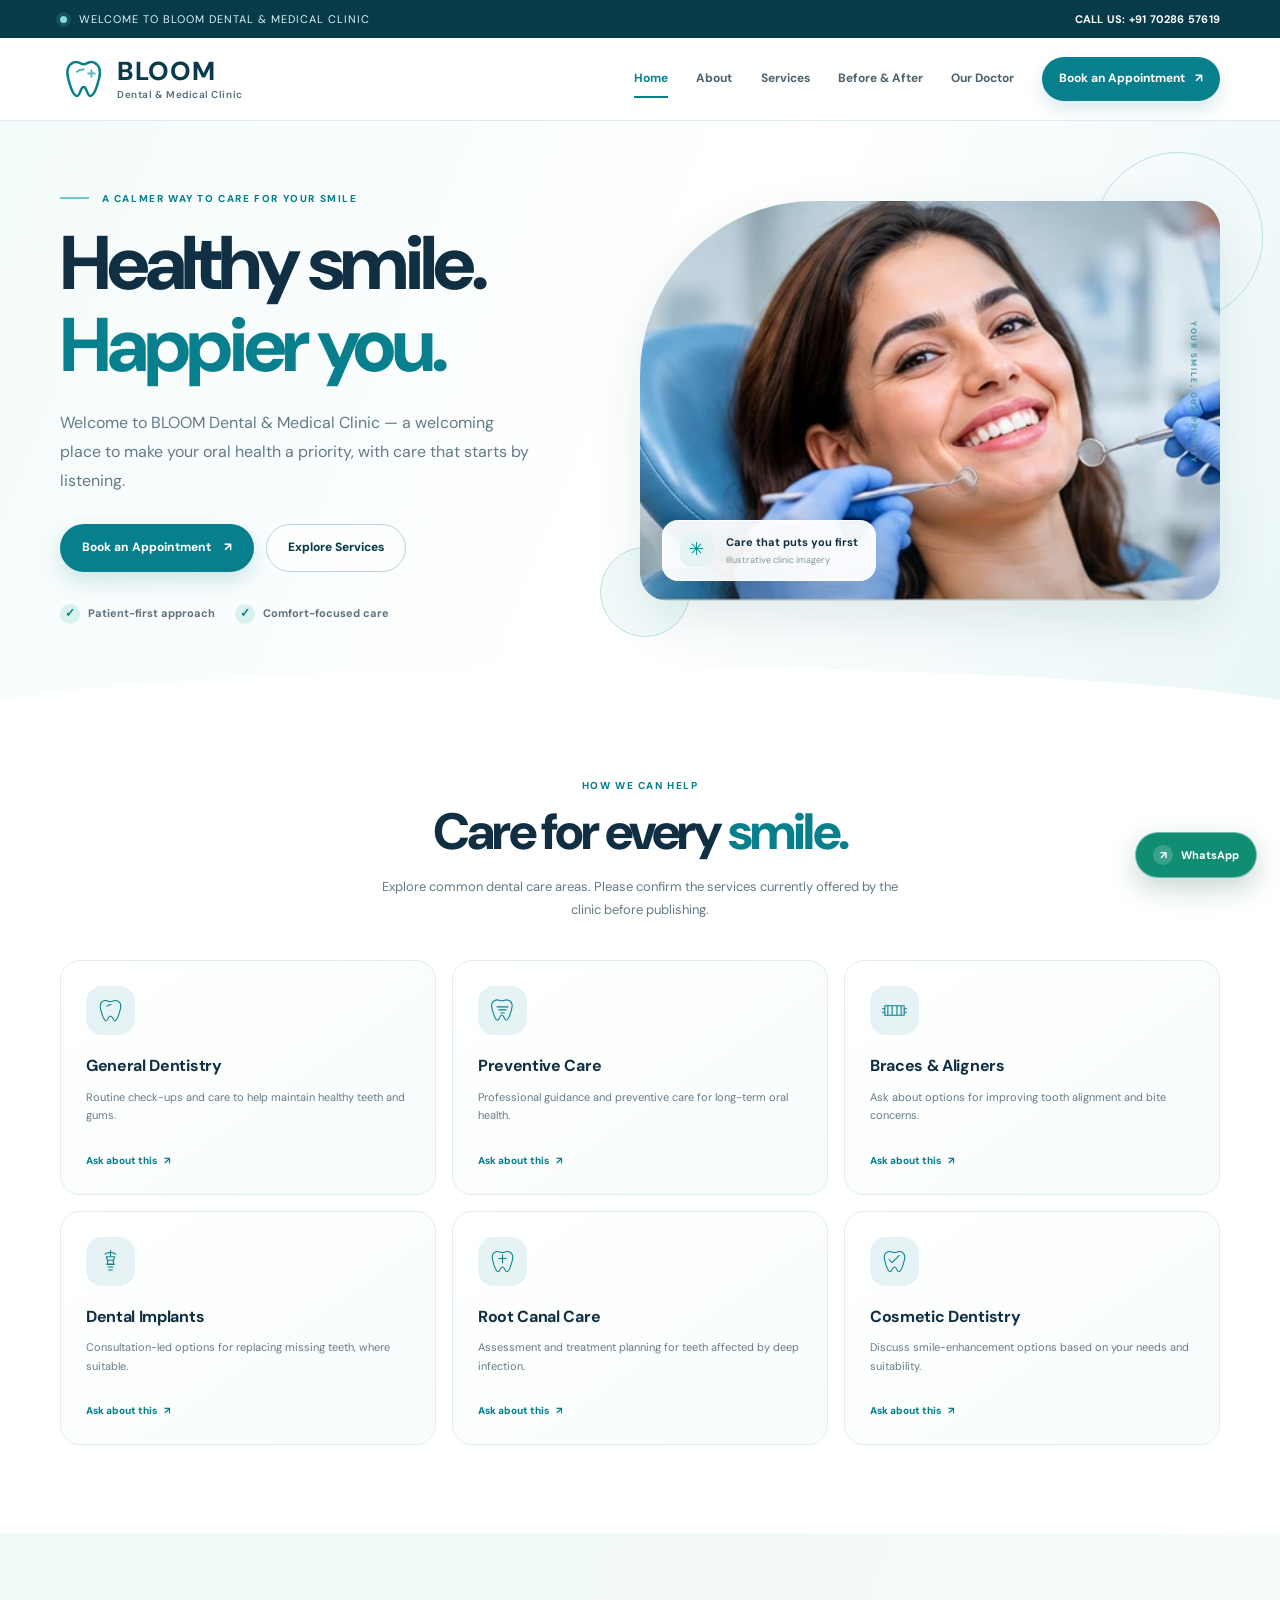
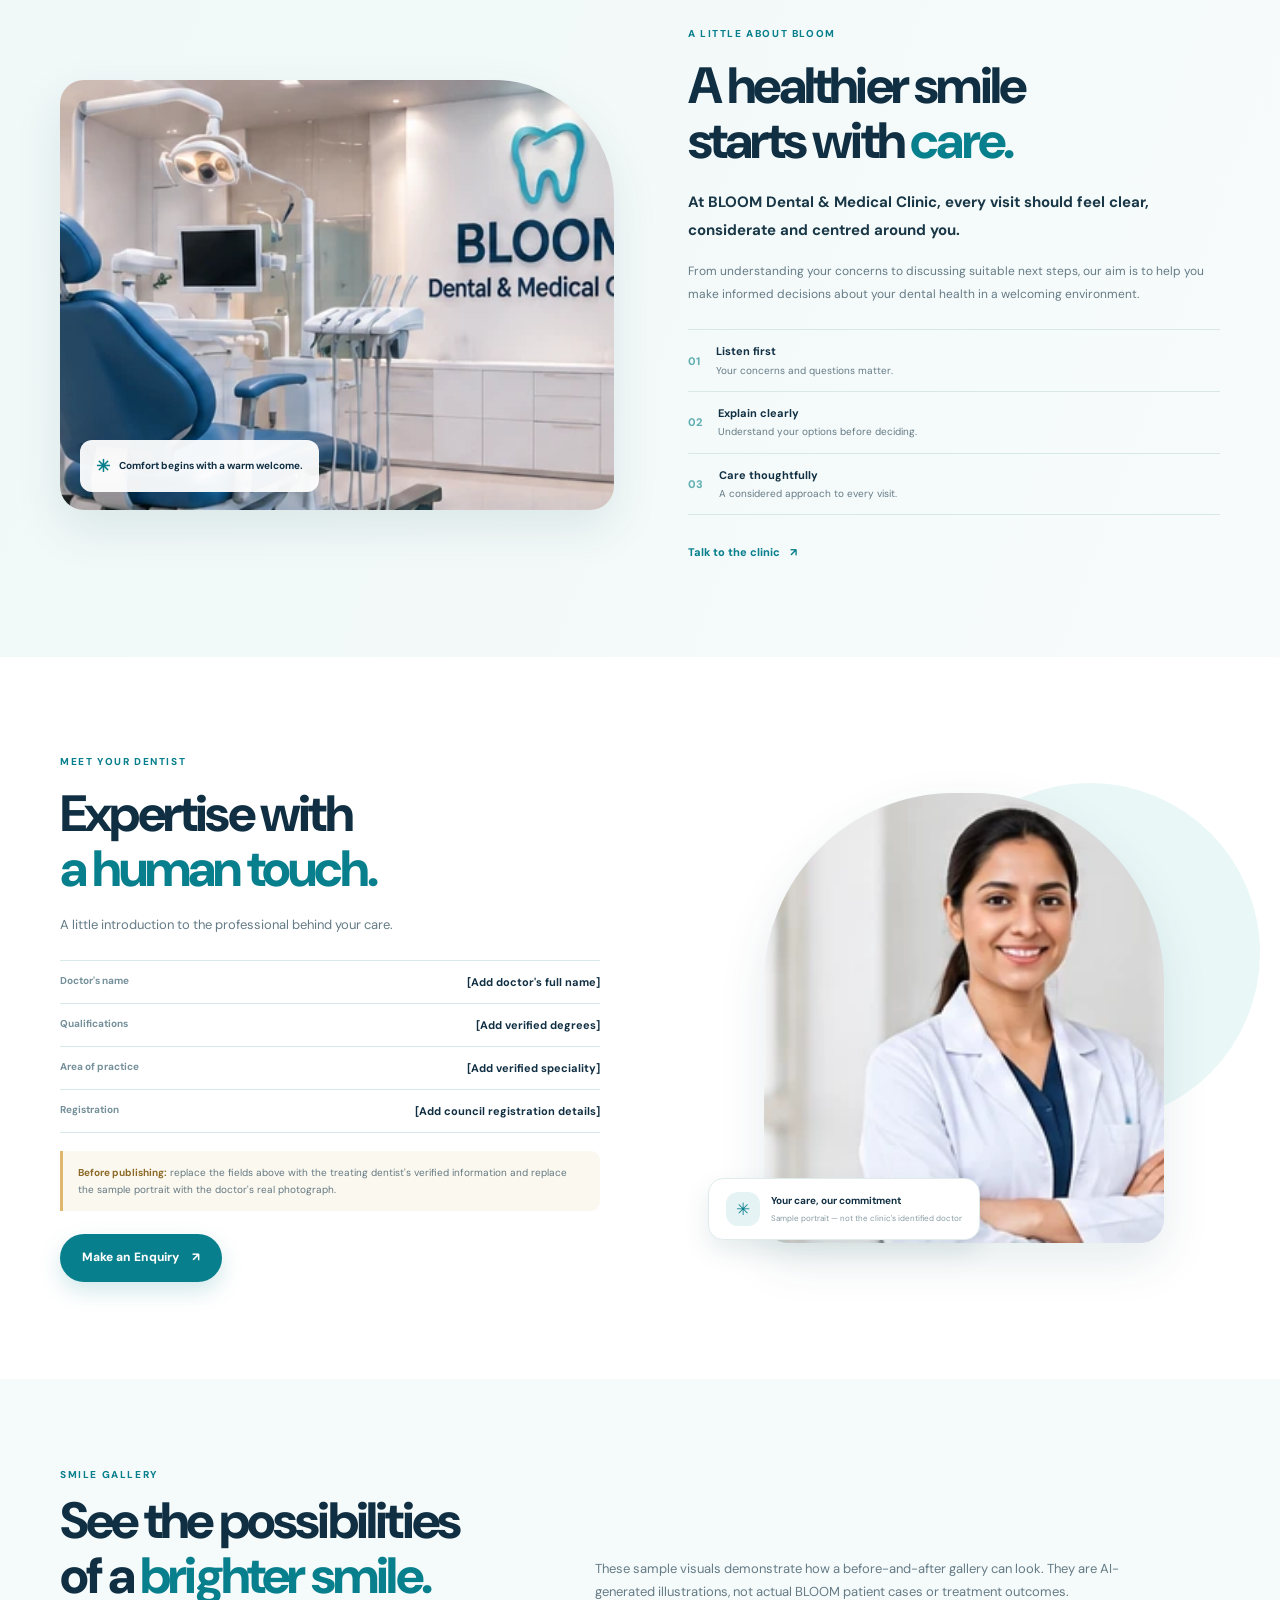
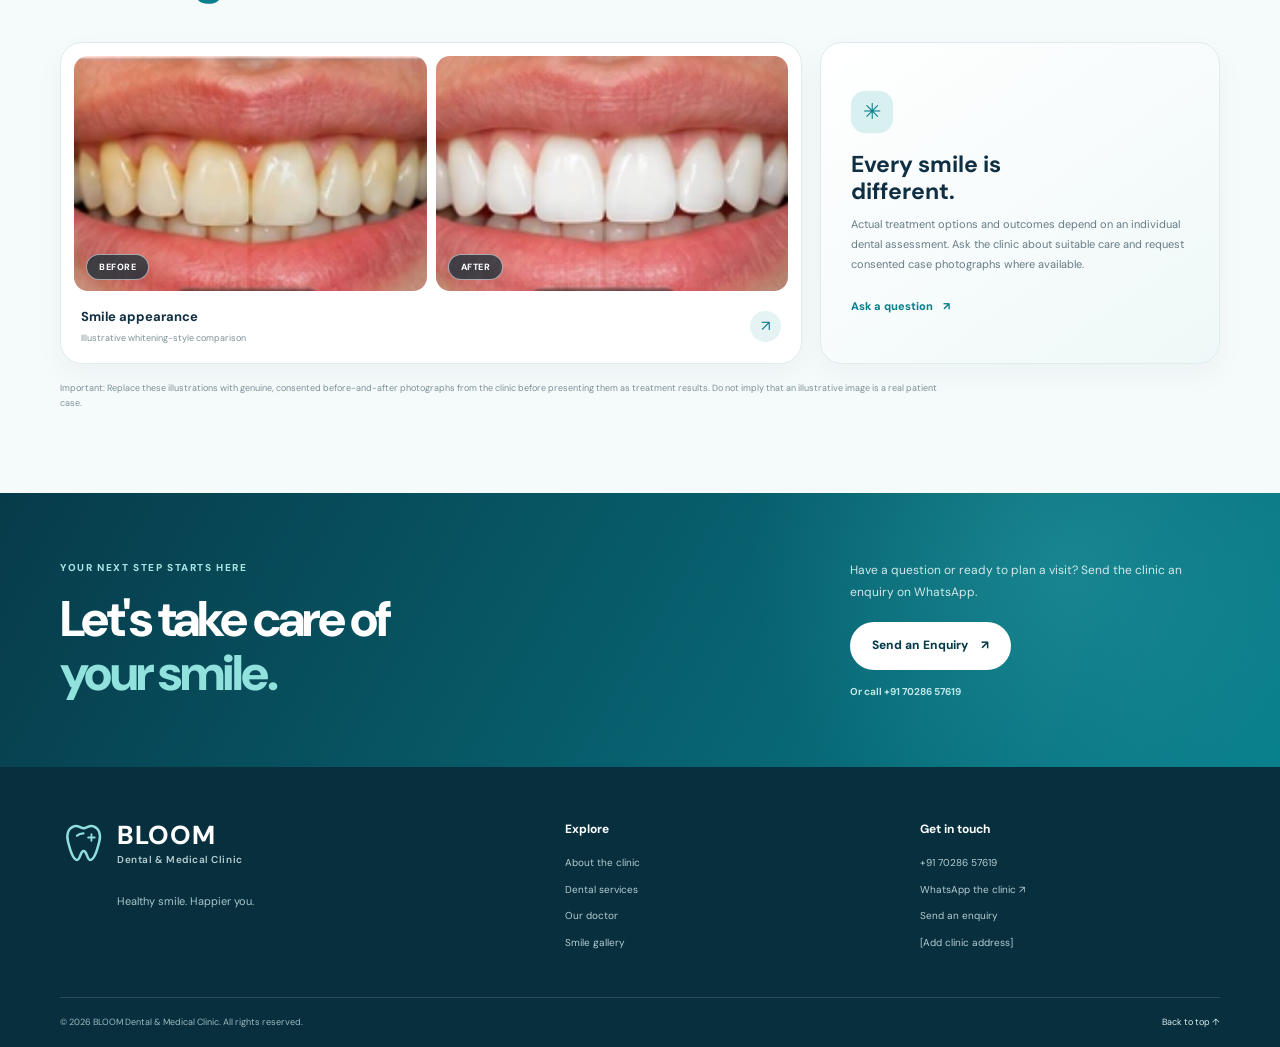
<file: index.html>
<!DOCTYPE html>
<html lang="en">
<head>
  <meta charset="UTF-8" />
  <meta name="viewport" content="width=device-width, initial-scale=1.0" />
  <meta name="theme-color" content="#087f8c" />
  <meta name="description" content="BLOOM Dental & Medical Clinic — thoughtful dental care in a calm, welcoming setting. Call or send an appointment enquiry on WhatsApp." />
  <meta property="og:title" content="BLOOM Dental & Medical Clinic" />
  <meta property="og:description" content="Healthy smile. Happier you. Explore dental care and contact BLOOM Dental & Medical Clinic." />
  <meta property="og:type" content="website" />
  <meta property="og:image" content="assets/dental-care-hero.webp" />
  <title>BLOOM Dental &amp; Medical Clinic | Healthy Smile. Happier You.</title>
  <link rel="icon" type="image/svg+xml" href="assets/favicon.svg" />
  <link rel="preconnect" href="https://fonts.googleapis.com" />
  <link rel="preconnect" href="https://fonts.gstatic.com" crossorigin />
  <link href="https://fonts.googleapis.com/css2?family=DM+Sans:wght@400;500;600;700;800&family=Manrope:wght@400;500;600;700;800&display=swap" rel="stylesheet" />
  <link rel="stylesheet" href="styles.css" />
</head>
<body>
  <div class="topbar">
    <div class="container topbar-inner">
      <span><span class="status-dot"></span> WELCOME TO BLOOM DENTAL &amp; MEDICAL CLINIC</span>
      <a href="tel:+917028657619" aria-label="Call BLOOM Dental and Medical Clinic">Call us: +91 70286 57619</a>
    </div>
  </div>

  <header class="site-header" id="top">
    <div class="container nav-wrap">
      <a class="brand" href="index.html" aria-label="BLOOM Dental and Medical Clinic home">
        <span class="brand-symbol" aria-hidden="true"><img src="assets/tooth-mark.svg" alt="" /></span>
        <span class="brand-text"><strong>BLOOM</strong><small>Dental &amp; Medical Clinic</small></span>
      </a>
      <button class="menu-toggle" type="button" aria-label="Open navigation" aria-expanded="false" aria-controls="main-nav">
        <span></span><span></span>
      </button>
      <nav class="main-nav" id="main-nav" aria-label="Main navigation">
        <a class="active" href="index.html">Home</a>
        <a href="#about">About</a>
        <a href="#services">Services</a>
        <a href="#results">Before &amp; After</a>
        <a href="#doctor">Our Doctor</a>
        <a href="inquiry.html" class="nav-cta">Book an Appointment <span aria-hidden="true">↗</span></a>
      </nav>
    </div>
  </header>

  <main>
    <section class="hero">
      <div class="container hero-grid">
        <div class="hero-copy reveal">
          <p class="eyebrow"><span class="eyebrow-line"></span> A CALMER WAY TO CARE FOR YOUR SMILE</p>
          <h1>Healthy smile.<br /><em>Happier you.</em></h1>
          <p class="hero-lead">Welcome to BLOOM Dental &amp; Medical Clinic — a welcoming place to make your oral health a priority, with care that starts by listening.</p>
          <div class="hero-actions">
            <a class="button button-primary" href="inquiry.html">Book an Appointment <span aria-hidden="true">↗</span></a>
            <a class="button button-outline" href="#services">Explore Services</a>
          </div>
          <div class="hero-trust-row">
            <div class="trust-item"><span class="trust-icon">✓</span><span>Patient-first approach</span></div>
            <div class="trust-item"><span class="trust-icon">✓</span><span>Comfort-focused care</span></div>
          </div>
        </div>
        <div class="hero-visual reveal reveal-delay">
          <div class="hero-image-frame">
            <img src="assets/dental-care-hero.webp" alt="Illustrative dental consultation in a bright, modern treatment room" fetchpriority="high" />
            <div class="image-note"><span class="image-note-icon">✳</span><span><strong>Care that puts you first</strong><small>Illustrative clinic imagery</small></span></div>
          </div>
          <div class="hero-orbit orbit-one"></div>
          <div class="hero-orbit orbit-two"></div>
          <div class="hero-side-tag">YOUR SMILE, OUR PRIORITY</div>
        </div>
      </div>
      <div class="hero-bottom-shape" aria-hidden="true"></div>
    </section>

    <section class="service-intro" id="services">
      <div class="container">
        <div class="section-heading centered reveal">
          <p class="eyebrow">HOW WE CAN HELP</p>
          <h2>Care for every <em>smile.</em></h2>
          <p>Explore common dental care areas. Please confirm the services currently offered by the clinic before publishing.</p>
        </div>
        <div class="service-grid">
          <article class="service-card reveal">
            <span class="service-icon"><svg viewBox="0 0 48 48" aria-hidden="true"><path d="M13 8c-5 2-7 8-5 15 2 8 5 18 9 18 3 0 3-8 7-8s4 8 7 8c4 0 7-10 9-18 2-7 0-13-5-15-4-2-7 1-11 1S17 6 13 8Z"/><path d="M18 17c2-2 4-3 7-3"/></svg></span>
            <h3>General Dentistry</h3><p>Routine check-ups and care to help maintain healthy teeth and gums.</p><a href="inquiry.html">Ask about this <span>↗</span></a>
          </article>
          <article class="service-card reveal reveal-delay">
            <span class="service-icon"><svg viewBox="0 0 48 48" aria-hidden="true"><path d="M12 7c-5 2-7 8-5 15 2 8 5 18 9 18 3 0 3-8 7-8s4 8 7 8c4 0 7-10 9-18 2-7 0-13-5-15-4-2-7 1-11 1S16 5 12 7Z"/><path d="M15 18h18M18 23h12M21 28h6"/></svg></span>
            <h3>Preventive Care</h3><p>Professional guidance and preventive care for long-term oral health.</p><a href="inquiry.html">Ask about this <span>↗</span></a>
          </article>
          <article class="service-card reveal">
            <span class="service-icon"><svg viewBox="0 0 48 48" aria-hidden="true"><path d="M8 16h32v16H8zM13 16v16m7-16v16m8-16v16m7-16v16"/><path d="M4 21h4m32 0h4M4 27h4m32 0h4"/></svg></span>
            <h3>Braces &amp; Aligners</h3><p>Ask about options for improving tooth alignment and bite concerns.</p><a href="inquiry.html">Ask about this <span>↗</span></a>
          </article>
          <article class="service-card reveal reveal-delay">
            <span class="service-icon"><svg viewBox="0 0 48 48" aria-hidden="true"><path d="M24 6v8m-7 2h14l-2 6H19l-2-6Zm3 6-2 7h12l-2-7M19 28h10m-9 5h8m-7 5h6"/><path d="M15 12c3-4 15-4 18 0"/></svg></span>
            <h3>Dental Implants</h3><p>Consultation-led options for replacing missing teeth, where suitable.</p><a href="inquiry.html">Ask about this <span>↗</span></a>
          </article>
          <article class="service-card reveal">
            <span class="service-icon"><svg viewBox="0 0 48 48" aria-hidden="true"><path d="M13 8c-5 2-7 8-5 15 2 8 5 18 9 18 3 0 3-8 7-8s4 8 7 8c4 0 7-10 9-18 2-7 0-13-5-15-4-2-7 1-11 1S17 6 13 8Z"/><path d="M24 13v13m-6-7h12"/></svg></span>
            <h3>Root Canal Care</h3><p>Assessment and treatment planning for teeth affected by deep infection.</p><a href="inquiry.html">Ask about this <span>↗</span></a>
          </article>
          <article class="service-card reveal reveal-delay">
            <span class="service-icon"><svg viewBox="0 0 48 48" aria-hidden="true"><path d="M13 8c-5 2-7 8-5 15 2 8 5 18 9 18 3 0 3-8 7-8s4 8 7 8c4 0 7-10 9-18 2-7 0-13-5-15-4-2-7 1-11 1S17 6 13 8Z"/><path d="m15 21 5 5 12-12"/></svg></span>
            <h3>Cosmetic Dentistry</h3><p>Discuss smile-enhancement options based on your needs and suitability.</p><a href="inquiry.html">Ask about this <span>↗</span></a>
          </article>
        </div>
      </div>
    </section>

    <section class="about-section" id="about">
      <div class="container about-grid">
        <div class="about-photo reveal">
          <img src="assets/clinic-interior-illustrative.webp" alt="Illustrative image of a clean dental clinic interior" loading="lazy" />
          <div class="about-photo-caption"><span>✳</span><span>Comfort begins with a warm welcome.</span></div>
        </div>
        <div class="about-copy reveal reveal-delay">
          <p class="eyebrow">A LITTLE ABOUT BLOOM</p>
          <h2>A healthier smile<br />starts with <em>care.</em></h2>
          <p class="about-lead">At BLOOM Dental &amp; Medical Clinic, every visit should feel clear, considerate and centred around you.</p>
          <p>From understanding your concerns to discussing suitable next steps, our aim is to help you make informed decisions about your dental health in a welcoming environment.</p>
          <div class="about-points">
            <div><span>01</span><p><strong>Listen first</strong><small>Your concerns and questions matter.</small></p></div>
            <div><span>02</span><p><strong>Explain clearly</strong><small>Understand your options before deciding.</small></p></div>
            <div><span>03</span><p><strong>Care thoughtfully</strong><small>A considered approach to every visit.</small></p></div>
          </div>
          <a class="text-link" href="inquiry.html">Talk to the clinic <span>↗</span></a>
        </div>
      </div>
    </section>

    <section class="doctor-section" id="doctor">
      <div class="container doctor-grid">
        <div class="doctor-copy reveal">
          <p class="eyebrow">MEET YOUR DENTIST</p>
          <h2>Expertise with<br /><em>a human touch.</em></h2>
          <p class="doctor-lead">A little introduction to the professional behind your care.</p>
          <div class="doctor-details">
            <p><span>Doctor's name</span><strong>[Add doctor's full name]</strong></p>
            <p><span>Qualifications</span><strong>[Add verified degrees]</strong></p>
            <p><span>Area of practice</span><strong>[Add verified speciality]</strong></p>
            <p><span>Registration</span><strong>[Add council registration details]</strong></p>
          </div>
          <p class="edit-note"><strong>Before publishing:</strong> replace the fields above with the treating dentist's verified information and replace the sample portrait with the doctor's real photograph.</p>
          <a class="button button-primary" href="inquiry.html">Make an Enquiry <span>↗</span></a>
        </div>
        <div class="doctor-photo-wrap reveal reveal-delay">
          <div class="doctor-photo"><img src="assets/doctor-portrait-placeholder.webp" alt="Illustrative portrait placeholder for the clinic's dentist — replace with the actual doctor photograph" loading="lazy" /></div>
          <div class="doctor-photo-label"><span class="label-mark">✳</span><span><strong>Your care, our commitment</strong><small>Sample portrait — not the clinic's identified doctor</small></span></div>
          <div class="doctor-bg-shape"></div>
        </div>
      </div>
    </section>

    <section class="results-section" id="results">
      <div class="container">
        <div class="section-heading results-heading reveal">
          <div><p class="eyebrow">SMILE GALLERY</p><h2>See the possibilities<br />of a <em>brighter smile.</em></h2></div>
          <p>These sample visuals demonstrate how a before-and-after gallery can look. They are AI-generated illustrations, not actual BLOOM patient cases or treatment outcomes.</p>
        </div>
        <div class="results-grid">
          <article class="result-card reveal">
            <div class="comparison-images">
              <figure><img src="assets/smile-before-illustrative.webp" alt="Illustrative before-treatment smile image" loading="lazy" /><figcaption>Before</figcaption></figure>
              <figure><img src="assets/smile-after-illustrative.webp" alt="Illustrative after-treatment smile image" loading="lazy" /><figcaption>After</figcaption></figure>
            </div>
            <div class="result-caption"><div><h3>Smile appearance</h3><p>Illustrative whitening-style comparison</p></div><span class="result-arrow">↗</span></div>
          </article>
          <article class="result-info-card reveal reveal-delay">
            <span class="result-info-icon">✳</span>
            <h3>Every smile is different.</h3>
            <p>Actual treatment options and outcomes depend on an individual dental assessment. Ask the clinic about suitable care and request consented case photographs where available.</p>
            <a href="inquiry.html" class="text-link">Ask a question <span>↗</span></a>
          </article>
        </div>
        <p class="results-disclaimer">Important: Replace these illustrations with genuine, consented before-and-after photographs from the clinic before presenting them as treatment results. Do not imply that an illustrative image is a real patient case.</p>
      </div>
    </section>

    <section class="cta-band">
      <div class="container cta-band-inner reveal">
        <div><p class="eyebrow">YOUR NEXT STEP STARTS HERE</p><h2>Let's take care of<br /><em>your smile.</em></h2></div>
        <div class="cta-band-actions"><p>Have a question or ready to plan a visit? Send the clinic an enquiry on WhatsApp.</p><a class="button button-light" href="inquiry.html">Send an Enquiry <span>↗</span></a><a class="cta-phone" href="tel:+917028657619">Or call +91 70286 57619</a></div>
      </div>
    </section>
  </main>

  <footer class="site-footer">
    <div class="container footer-main">
      <div class="footer-brand-block">
        <a class="brand brand-footer" href="index.html"><span class="brand-symbol"><img src="assets/tooth-mark-light.svg" alt="" /></span><span class="brand-text"><strong>BLOOM</strong><small>Dental &amp; Medical Clinic</small></span></a>
        <p>Healthy smile. Happier you.</p>
      </div>
      <div class="footer-links"><h3>Explore</h3><a href="#about">About the clinic</a><a href="#services">Dental services</a><a href="#doctor">Our doctor</a><a href="#results">Smile gallery</a></div>
      <div class="footer-links"><h3>Get in touch</h3><a href="tel:+917028657619">+91 70286 57619</a><a href="https://wa.me/917028657619" target="_blank" rel="noopener">WhatsApp the clinic ↗</a><a href="inquiry.html">Send an enquiry</a><span class="footer-address">[Add clinic address]</span></div>
    </div>
    <div class="container footer-bottom"><span>© <span id="current-year">2026</span> BLOOM Dental &amp; Medical Clinic. All rights reserved.</span><a href="#top">Back to top ↑</a></div>
  </footer>
  <a class="floating-whatsapp" href="https://wa.me/917028657619?text=Hello%20BLOOM%20Dental%20%26%20Medical%20Clinic%2C%20I%20would%20like%20to%20make%20an%20enquiry." target="_blank" rel="noopener" aria-label="Chat with BLOOM Dental and Medical Clinic on WhatsApp"><span>↗</span> WhatsApp</a>
  <script src="script.js"></script>
</body>
</html>
</file>
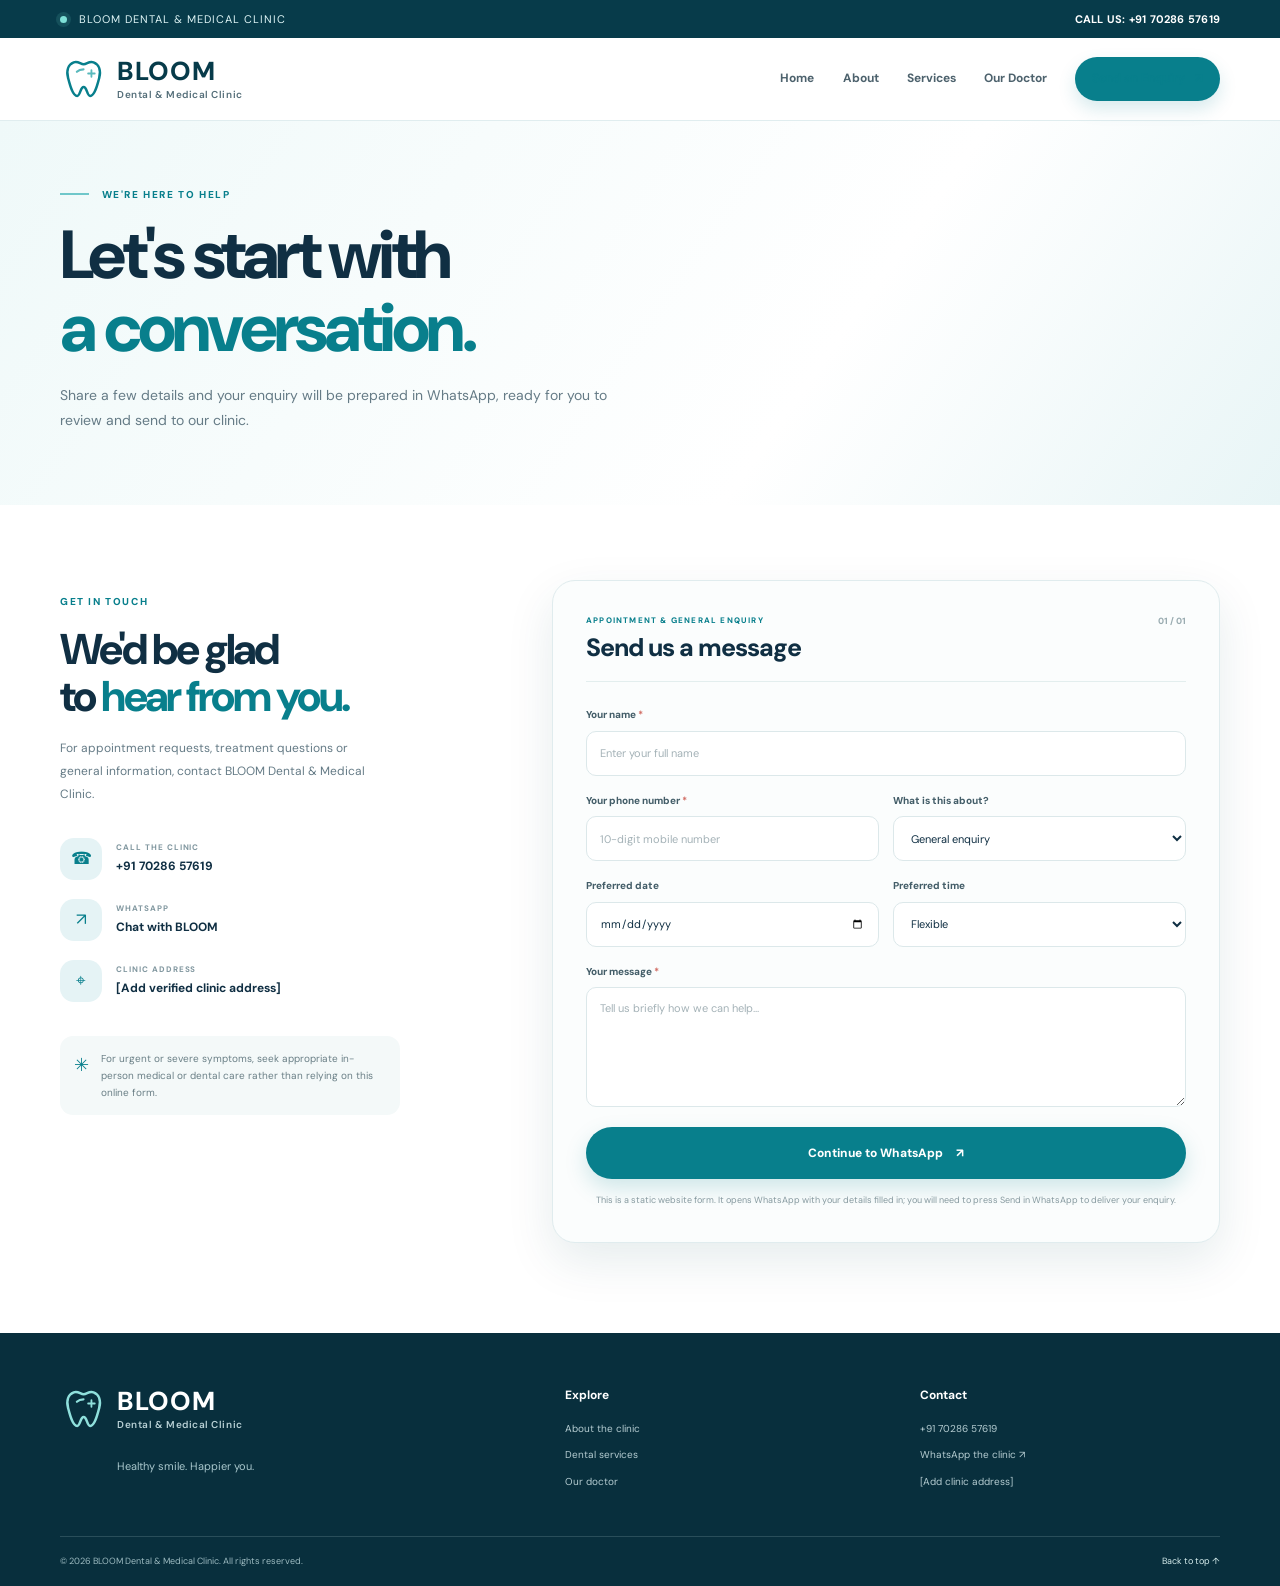
<file: inquiry.html>
<!DOCTYPE html>
<html lang="en">
<head>
  <meta charset="UTF-8" />
  <meta name="viewport" content="width=device-width, initial-scale=1.0" />
  <meta name="theme-color" content="#087f8c" />
  <meta name="description" content="Send an appointment or treatment enquiry to BLOOM Dental & Medical Clinic directly on WhatsApp." />
  <title>Send an Enquiry | BLOOM Dental &amp; Medical Clinic</title>
  <link rel="icon" type="image/svg+xml" href="assets/favicon.svg" />
  <link rel="preconnect" href="https://fonts.googleapis.com" />
  <link rel="preconnect" href="https://fonts.gstatic.com" crossorigin />
  <link href="https://fonts.googleapis.com/css2?family=DM+Sans:wght@400;500;600;700;800&family=Manrope:wght@400;500;600;700;800&display=swap" rel="stylesheet" />
  <link rel="stylesheet" href="styles.css" />
</head>
<body class="inquiry-page">
  <div class="topbar"><div class="container topbar-inner"><span><span class="status-dot"></span> BLOOM DENTAL &amp; MEDICAL CLINIC</span><a href="tel:+917028657619">Call us: +91 70286 57619</a></div></div>
  <header class="site-header" id="top">
    <div class="container nav-wrap">
      <a class="brand" href="index.html" aria-label="BLOOM Dental and Medical Clinic home"><span class="brand-symbol"><img src="assets/tooth-mark.svg" alt="" /></span><span class="brand-text"><strong>BLOOM</strong><small>Dental &amp; Medical Clinic</small></span></a>
      <button class="menu-toggle" type="button" aria-label="Open navigation" aria-expanded="false" aria-controls="main-nav"><span></span><span></span></button>
      <nav class="main-nav" id="main-nav" aria-label="Main navigation"><a href="index.html">Home</a><a href="index.html#about">About</a><a href="index.html#services">Services</a><a href="index.html#doctor">Our Doctor</a><a class="nav-cta active" href="inquiry.html">Send an Enquiry <span aria-hidden="true">↗</span></a></nav>
    </div>
  </header>

  <main>
    <section class="inquiry-hero"><div class="container inquiry-hero-inner"><p class="eyebrow"><span class="eyebrow-line"></span> WE'RE HERE TO HELP</p><h1>Let's start with<br /><em>a conversation.</em></h1><p>Share a few details and your enquiry will be prepared in WhatsApp, ready for you to review and send to our clinic.</p></div></section>
    <section class="inquiry-content"><div class="container inquiry-layout">
      <div class="inquiry-aside reveal">
        <p class="eyebrow">GET IN TOUCH</p><h2>We'd be glad<br />to <em>hear from you.</em></h2>
        <p>For appointment requests, treatment questions or general information, contact BLOOM Dental &amp; Medical Clinic.</p>
        <div class="contact-method"><span class="contact-icon">☎</span><div><small>CALL THE CLINIC</small><a href="tel:+917028657619">+91 70286 57619</a></div></div>
        <div class="contact-method"><span class="contact-icon">↗</span><div><small>WHATSAPP</small><a href="https://wa.me/917028657619" target="_blank" rel="noopener">Chat with BLOOM</a></div></div>
        <div class="contact-method"><span class="contact-icon">⌖</span><div><small>CLINIC ADDRESS</small><span>[Add verified clinic address]</span></div></div>
        <div class="aside-note"><span>✳</span><p>For urgent or severe symptoms, seek appropriate in-person medical or dental care rather than relying on this online form.</p></div>
      </div>
      <div class="form-panel reveal reveal-delay">
        <div class="form-panel-head"><div><span class="form-kicker">APPOINTMENT &amp; GENERAL ENQUIRY</span><h2>Send us a message</h2></div><span class="form-step">01 / 01</span></div>
        <form id="inquiry-form" class="inquiry-form">
          <div class="field-group"><label for="full-name">Your name <span>*</span></label><input id="full-name" name="name" type="text" placeholder="Enter your full name" autocomplete="name" required /></div>
          <div class="field-row">
            <div class="field-group"><label for="phone">Your phone number <span>*</span></label><input id="phone" name="phone" type="tel" inputmode="tel" placeholder="10-digit mobile number" autocomplete="tel" pattern="[0-9+() -]{8,18}" required /></div>
            <div class="field-group"><label for="service">What is this about?</label><select id="service" name="service"><option value="General enquiry">General enquiry</option><option value="Dental check-up">Dental check-up</option><option value="Tooth pain or sensitivity">Tooth pain or sensitivity</option><option value="Cleaning and preventive care">Cleaning and preventive care</option><option value="Braces or aligners">Braces or aligners</option><option value="Cosmetic dentistry">Cosmetic dentistry</option><option value="Dental implants">Dental implants</option><option value="Root canal consultation">Root canal consultation</option><option value="Other">Other</option></select></div>
          </div>
          <div class="field-row">
            <div class="field-group"><label for="preferred-date">Preferred date</label><input id="preferred-date" name="date" type="date" /></div>
            <div class="field-group"><label for="preferred-time">Preferred time</label><select id="preferred-time" name="time"><option value="Flexible">Flexible</option><option value="Morning">Morning</option><option value="Afternoon">Afternoon</option><option value="Evening">Evening</option></select></div>
          </div>
          <div class="field-group"><label for="message">Your message <span>*</span></label><textarea id="message" name="message" rows="5" placeholder="Tell us briefly how we can help..." required></textarea></div>
          <button class="button button-primary submit-button" type="submit">Continue to WhatsApp <span aria-hidden="true">↗</span></button>
          <p class="form-footnote">This is a static website form. It opens WhatsApp with your details filled in; you will need to press Send in WhatsApp to deliver your enquiry.</p>
        </form>
      </div>
    </div></section>
  </main>

  <footer class="site-footer"><div class="container footer-main"><div class="footer-brand-block"><a class="brand brand-footer" href="index.html"><span class="brand-symbol"><img src="assets/tooth-mark-light.svg" alt="" /></span><span class="brand-text"><strong>BLOOM</strong><small>Dental &amp; Medical Clinic</small></span></a><p>Healthy smile. Happier you.</p></div><div class="footer-links"><h3>Explore</h3><a href="index.html#about">About the clinic</a><a href="index.html#services">Dental services</a><a href="index.html#doctor">Our doctor</a></div><div class="footer-links"><h3>Contact</h3><a href="tel:+917028657619">+91 70286 57619</a><a href="https://wa.me/917028657619" target="_blank" rel="noopener">WhatsApp the clinic ↗</a><span class="footer-address">[Add clinic address]</span></div></div><div class="container footer-bottom"><span>© <span id="current-year">2026</span> BLOOM Dental &amp; Medical Clinic. All rights reserved.</span><a href="#top">Back to top ↑</a></div></footer>
  <script src="script.js"></script>
</body>
</html>
</file>
<file: styles.css>
:root {
  --teal: #087f8c;
  --teal-dark: #05626e;
  --teal-deep: #073b4a;
  --navy: #102f43;
  --ink: #193746;
  --muted: #657b86;
  --pale: #eef8f8;
  --pale-blue: #e5f3f5;
  --line: #d9e9eb;
  --white: #ffffff;
  --soft-white: #fbfdfd;
  --shadow: 0 18px 48px rgba(9, 68, 80, .10);
  --radius: 24px;
  --font: "DM Sans", "Manrope", Arial, sans-serif;
}

* { box-sizing: border-box; }
html { scroll-behavior: smooth; scroll-padding-top: 96px; }
body { margin: 0; color: var(--ink); background: var(--white); font-family: var(--font); font-size: 15px; line-height: 1.65; -webkit-font-smoothing: antialiased; }
img { display: block; max-width: 100%; }
a { color: inherit; text-decoration: none; }
button, input, select, textarea { font: inherit; }
.container { width: min(1160px, calc(100% - 48px)); margin: 0 auto; }

.topbar { background: var(--teal-deep); color: #dff5f6; font-size: 11px; letter-spacing: .09em; text-transform: uppercase; }
.topbar-inner { display: flex; min-height: 38px; align-items: center; justify-content: space-between; gap: 20px; }
.topbar a { color: #fff; font-weight: 700; letter-spacing: .02em; transition: opacity .2s ease; }
.topbar a:hover { opacity: .78; }
.status-dot { width: 7px; height: 7px; display: inline-block; border-radius: 50%; background: #7ee0d7; margin-right: 8px; box-shadow: 0 0 0 4px rgba(126,224,215,.12); }

.site-header { position: sticky; top: 0; z-index: 20; background: rgba(255,255,255,.94); backdrop-filter: blur(16px); border-bottom: 1px solid rgba(217,233,235,.8); }
.nav-wrap { display: flex; min-height: 82px; align-items: center; justify-content: space-between; gap: 28px; }
.brand { display: inline-flex; align-items: center; gap: 10px; flex: 0 0 auto; }
.brand-symbol { width: 47px; height: 47px; display: grid; place-items: center; }
.brand-symbol img { width: 100%; height: 100%; object-fit: contain; }
.brand-text { display: flex; flex-direction: column; line-height: 1.05; }
.brand-text strong { color: var(--teal-deep); font-size: 26px; font-weight: 800; letter-spacing: .04em; }
.brand-text small { margin-top: 5px; color: #536d78; font-size: 10px; font-weight: 600; letter-spacing: .055em; }
.main-nav { display: flex; align-items: center; gap: clamp(17px, 2.2vw, 31px); }
.main-nav > a { position: relative; color: #4d626d; font-size: 12px; font-weight: 700; transition: color .2s ease; }
.main-nav > a:not(.nav-cta)::after { content: ""; position: absolute; left: 0; right: 100%; bottom: -9px; height: 2px; background: var(--teal); transition: right .25s ease; }
.main-nav > a:hover, .main-nav > a.active { color: var(--teal); }
.main-nav > a:hover::after, .main-nav > a.active::after { right: 0; }
.main-nav .nav-cta { padding: 12px 17px; border-radius: 100px; color: #fff; background: var(--teal); box-shadow: 0 8px 18px rgba(8,127,140,.16); }
.nav-cta span { margin-left: 7px; }
.main-nav .nav-cta:hover { color: #fff; background: var(--teal-dark); }
.menu-toggle { display: none; width: 42px; height: 42px; padding: 11px; border: 1px solid var(--line); border-radius: 13px; background: #fff; cursor: pointer; }
.menu-toggle span { display: block; width: 18px; height: 2px; margin: 5px auto; border-radius: 2px; background: var(--teal-deep); transition: transform .2s ease; }

.hero { position: relative; overflow: hidden; padding: 70px 0 78px; background: linear-gradient(112deg, #f4fbfb 0%, #fff 55%, #eaf6f7 100%); }
.hero-grid { position: relative; z-index: 1; display: grid; grid-template-columns: .92fr 1.08fr; align-items: center; gap: 58px; }
.eyebrow { margin: 0 0 17px; color: var(--teal); font-size: 10px; font-weight: 800; letter-spacing: .16em; line-height: 1.5; text-transform: uppercase; }
.eyebrow-line { display: inline-block; width: 29px; height: 2px; margin: 0 9px 3px 0; background: #6fc7ca; }
h1, h2, h3, p { margin-top: 0; }
h1, h2 { color: var(--navy); font-weight: 800; letter-spacing: -.055em; line-height: 1.08; }
h1 { margin-bottom: 22px; font-size: clamp(48px, 6vw, 76px); }
h1 em, h2 em { color: var(--teal); font-style: normal; }
.hero-lead { max-width: 470px; margin-bottom: 28px; color: #637b85; font-size: 16px; line-height: 1.8; }
.hero-actions { display: flex; flex-wrap: wrap; gap: 12px; }
.button { display: inline-flex; min-height: 48px; padding: 0 21px; align-items: center; justify-content: center; gap: 13px; border: 1px solid transparent; border-radius: 100px; font-size: 12px; font-weight: 800; cursor: pointer; transition: transform .2s ease, box-shadow .2s ease, background .2s ease; }
.button:hover { transform: translateY(-2px); }
.button-primary { color: #fff; background: var(--teal); box-shadow: 0 9px 22px rgba(8,127,140,.18); }
.button-primary:hover { background: var(--teal-dark); box-shadow: 0 12px 25px rgba(8,127,140,.24); }
.button-outline { color: var(--teal-deep); border-color: #b5d7da; background: rgba(255,255,255,.66); }
.button-outline:hover { background: #fff; }
.hero-trust-row { display: flex; flex-wrap: wrap; gap: 20px; margin-top: 32px; color: #5d737d; font-size: 11px; font-weight: 700; }
.trust-item { display: flex; align-items: center; gap: 8px; }
.trust-icon { display: grid; width: 20px; height: 20px; place-items: center; border-radius: 50%; color: var(--teal); background: #d9f2ef; font-size: 12px; font-weight: 900; }
.hero-visual { position: relative; padding: 5px 0 18px 15px; }
.hero-image-frame { position: relative; z-index: 2; overflow: hidden; height: 400px; border-radius: 175px 28px 28px 28px; box-shadow: var(--shadow); background: #dceff0; }
.hero-image-frame::after { content: ""; position: absolute; inset: 0; pointer-events: none; background: linear-gradient(0deg, rgba(5,54,69,.16), transparent 35%); }
.hero-image-frame img { width: 100%; height: 100%; object-fit: cover; object-position: center; }
.image-note { position: absolute; z-index: 3; left: 22px; bottom: 20px; display: flex; align-items: center; gap: 12px; padding: 12px 17px; border: 1px solid rgba(255,255,255,.75); border-radius: 16px; background: rgba(255,255,255,.94); box-shadow: 0 10px 26px rgba(17,67,78,.12); }
.image-note-icon { display: grid; width: 34px; height: 34px; place-items: center; border-radius: 12px; color: var(--teal); background: var(--pale-blue); font-size: 18px; }
.image-note strong, .image-note small { display: block; }
.image-note strong { color: var(--navy); font-size: 11px; }
.image-note small { margin-top: 2px; color: #80949b; font-size: 9px; }
.hero-orbit { position: absolute; z-index: 0; border: 1px solid #b8e3e3; border-radius: 50%; }
.orbit-one { width: 170px; height: 170px; top: -44px; right: -43px; }
.orbit-two { width: 90px; height: 90px; bottom: -18px; left: -25px; background: rgba(188,235,231,.2); }
.hero-side-tag { position: absolute; z-index: 3; top: 45%; right: -44px; transform: rotate(90deg); color: #4d9ca2; font-size: 8px; font-weight: 800; letter-spacing: .19em; }
.hero-bottom-shape { position: absolute; bottom: -76px; left: -5%; width: 110%; height: 110px; border-radius: 50% 50% 0 0; background: #fff; }

.service-intro { padding: 76px 0 88px; background: #fff; }
.section-heading { max-width: 620px; margin: 0 auto 39px; }
.section-heading.centered { text-align: center; }
.section-heading .eyebrow { margin-bottom: 11px; }
h2 { margin-bottom: 16px; font-size: clamp(35px, 4vw, 51px); }
.section-heading > p:last-child { max-width: 540px; margin: 0 auto; color: var(--muted); font-size: 13px; line-height: 1.8; }
.service-grid { display: grid; grid-template-columns: repeat(3, 1fr); gap: 16px; }
.service-card { min-height: 225px; padding: 25px 25px 22px; border: 1px solid #e1edef; border-radius: 20px; background: linear-gradient(145deg, #fff, #f8fcfc); transition: transform .25s ease, box-shadow .25s ease, border-color .25s ease; }
.service-card:hover { transform: translateY(-5px); border-color: #c0e1e3; box-shadow: 0 16px 35px rgba(11,91,104,.08); }
.service-icon { display: grid; width: 49px; height: 49px; margin-bottom: 18px; place-items: center; border-radius: 16px; color: var(--teal); background: var(--pale-blue); }
.service-icon svg { width: 29px; height: 29px; fill: none; stroke: currentColor; stroke-linecap: round; stroke-linejoin: round; stroke-width: 1.75; }
.service-card h3 { margin-bottom: 8px; color: var(--navy); font-size: 16px; letter-spacing: -.02em; }
.service-card p { min-height: 45px; margin-bottom: 14px; color: var(--muted); font-size: 11px; line-height: 1.7; }
.service-card a { color: var(--teal); font-size: 10px; font-weight: 800; }
.service-card a span { margin-left: 5px; }

.about-section { padding: 93px 0; background: linear-gradient(110deg, #f0f8f8 0%, #f7fbfb 100%); }
.about-grid { display: grid; grid-template-columns: 1.02fr .98fr; align-items: center; gap: 74px; }
.about-photo { position: relative; height: 430px; }
.about-photo img { width: 100%; height: 100%; object-fit: cover; border-radius: 24px 120px 24px 24px; box-shadow: var(--shadow); }
.about-photo-caption { position: absolute; left: 20px; bottom: 18px; display: flex; gap: 9px; align-items: center; padding: 12px 16px; border-radius: 12px; color: var(--navy); background: rgba(255,255,255,.94); font-size: 10px; font-weight: 700; }
.about-photo-caption span:first-child { color: var(--teal); font-size: 17px; }
.about-copy h2 { margin-bottom: 20px; }
.about-copy > p:not(.eyebrow) { color: var(--muted); font-size: 12px; line-height: 1.9; }
.about-copy .about-lead { color: var(--ink) !important; font-size: 15px !important; font-weight: 700; }
.about-points { margin: 24px 0; border-top: 1px solid #d8e7e8; }
.about-points > div { display: flex; align-items: center; gap: 16px; padding: 12px 0; border-bottom: 1px solid #d8e7e8; }
.about-points > div > span { color: #61aeb2; font-size: 11px; font-weight: 800; }
.about-points p { margin: 0; }
.about-points strong, .about-points small { display: block; }
.about-points strong { color: var(--navy); font-size: 11px; }
.about-points small { margin-top: 2px; color: var(--muted); font-size: 10px; }
.text-link { display: inline-flex; align-items: center; gap: 10px; color: var(--teal); font-size: 11px; font-weight: 800; }
.text-link:hover { color: var(--teal-dark); }

.doctor-section { padding: 97px 0; overflow: hidden; background: #fff; }
.doctor-grid { display: grid; grid-template-columns: 1fr .9fr; align-items: center; gap: 80px; }
.doctor-copy h2 { margin-bottom: 18px; }
.doctor-lead { margin-bottom: 24px; color: var(--muted); font-size: 13px; }
.doctor-details { max-width: 540px; margin-bottom: 18px; border-top: 1px solid var(--line); }
.doctor-details p { display: flex; justify-content: space-between; gap: 20px; margin: 0; padding: 12px 0; border-bottom: 1px solid var(--line); }
.doctor-details span { color: #75909a; font-size: 10px; font-weight: 700; }
.doctor-details strong { color: var(--navy); text-align: right; font-size: 11px; }
.edit-note { max-width: 540px; margin-bottom: 23px; padding: 13px 15px; border-left: 3px solid #dfb86e; border-radius: 0 9px 9px 0; color: #647880; background: #fbf8f0; font-size: 10px; line-height: 1.7; }
.edit-note strong { color: #8c6926; }
.doctor-photo-wrap { position: relative; min-height: 470px; display: flex; align-items: center; justify-content: center; }
.doctor-photo { position: relative; z-index: 1; overflow: hidden; width: min(100%, 400px); height: 450px; border-radius: 190px 190px 24px 24px; background: var(--pale-blue); box-shadow: var(--shadow); }
.doctor-photo img { width: 100%; height: 100%; object-fit: cover; object-position: center top; }
.doctor-photo-label { position: absolute; z-index: 2; left: 0; bottom: 13px; display: flex; align-items: center; gap: 11px; padding: 13px 17px; border: 1px solid #e0ecec; border-radius: 15px; background: #fff; box-shadow: 0 11px 26px rgba(12,70,81,.1); }
.label-mark { display: grid; width: 34px; height: 34px; place-items: center; border-radius: 12px; color: var(--teal); background: var(--pale-blue); font-size: 17px; }
.doctor-photo-label strong, .doctor-photo-label small { display: block; }
.doctor-photo-label strong { color: var(--navy); font-size: 10px; }
.doctor-photo-label small { margin-top: 2px; color: #879ba2; font-size: 8px; }
.doctor-bg-shape { position: absolute; top: 0; right: -40px; width: 340px; height: 340px; border-radius: 50%; background: #eaf7f7; }

.results-section { padding: 88px 0 82px; background: #f5fafa; }
.results-heading { display: flex; max-width: none; align-items: end; justify-content: space-between; gap: 50px; }
.results-heading h2 { margin-bottom: 0; }
.results-heading > p { max-width: 365px; margin-bottom: 5px; color: var(--muted); font-size: 11px; line-height: 1.8; }
.results-grid { display: grid; grid-template-columns: 1.3fr .7fr; gap: 18px; }
.result-card, .result-info-card { overflow: hidden; border: 1px solid #dfebec; border-radius: 22px; background: #fff; box-shadow: 0 11px 30px rgba(15,83,95,.04); }
.result-card { padding: 13px; }
.comparison-images { display: grid; grid-template-columns: 1fr 1fr; gap: 9px; }
.comparison-images figure { position: relative; overflow: hidden; height: 235px; margin: 0; border-radius: 14px; background: #e9f1f2; }
.comparison-images img { width: 100%; height: 100%; object-fit: cover; }
.comparison-images figcaption { position: absolute; left: 12px; bottom: 11px; padding: 5px 12px; border: 1px solid rgba(255,255,255,.55); border-radius: 30px; color: #fff; background: rgba(9,43,55,.7); font-size: 9px; font-weight: 800; text-transform: uppercase; letter-spacing: .06em; }
.result-caption { display: flex; align-items: center; justify-content: space-between; padding: 15px 7px 4px; }
.result-caption h3 { margin: 0 0 3px; color: var(--navy); font-size: 13px; }
.result-caption p { margin: 0; color: #7c9097; font-size: 9px; }
.result-arrow { display: grid; width: 31px; height: 31px; place-items: center; border-radius: 50%; color: var(--teal); background: var(--pale-blue); }
.result-info-card { display: flex; min-height: 300px; padding: 30px; flex-direction: column; justify-content: center; background: linear-gradient(145deg, #fff, #eff8f8); }
.result-info-icon { display: grid; width: 42px; height: 42px; margin-bottom: 18px; place-items: center; border-radius: 14px; color: var(--teal); background: #d9f0f0; font-size: 22px; }
.result-info-card h3 { max-width: 250px; margin-bottom: 11px; color: var(--navy); font-size: 23px; line-height: 1.15; }
.result-info-card p { margin-bottom: 22px; color: var(--muted); font-size: 11px; line-height: 1.8; }
.results-disclaimer { max-width: 890px; margin: 17px 0 0; color: #7d9097; font-size: 9px; line-height: 1.7; }

.cta-band { padding: 67px 0; color: #fff; background: radial-gradient(circle at 83% 25%, rgba(55,174,179,.35), transparent 29%), linear-gradient(120deg, #073b4a, #087f8c); }
.cta-band-inner { display: flex; align-items: center; justify-content: space-between; gap: 50px; }
.cta-band .eyebrow { color: #a8e5e3; }
.cta-band h2 { margin-bottom: 0; color: #fff; font-size: clamp(36px, 4vw, 50px); }
.cta-band h2 em { color: #91e1dd; }
.cta-band-actions { width: min(370px, 100%); }
.cta-band-actions p { margin-bottom: 18px; color: #d2e9e9; font-size: 12px; line-height: 1.8; }
.button-light { color: var(--teal-deep); background: #fff; }
.button-light:hover { background: #e9f9f8; }
.cta-phone { display: block; margin-top: 14px; color: #c1e8e7; font-size: 10px; font-weight: 700; }

.site-footer { color: #d0e2e5; background: #082f3d; }
.footer-main { display: grid; grid-template-columns: 1.5fr 1fr 1fr; gap: 55px; padding-top: 53px; padding-bottom: 46px; }
.brand-footer .brand-text strong { color: #fff; }
.brand-footer .brand-text small { color: #b8d0d5; }
.footer-brand-block > p { margin: 17px 0 0 57px; color: #a9c7cc; font-size: 11px; }
.footer-links { display: flex; flex-direction: column; align-items: flex-start; gap: 10px; }
.footer-links h3 { margin: 0 0 5px; color: #fff; font-size: 12px; }
.footer-links a, .footer-address { color: #b6cdd2; font-size: 10px; transition: color .2s ease; }
.footer-links a:hover { color: #fff; }
.footer-bottom { display: flex; justify-content: space-between; gap: 20px; padding: 17px 0; border-top: 1px solid rgba(211,239,240,.16); color: #9dbbc1; font-size: 9px; }
.footer-bottom a { color: #d7eeee; }
.floating-whatsapp { position: fixed; z-index: 19; right: 23px; bottom: 22px; display: inline-flex; align-items: center; gap: 8px; padding: 12px 17px; border: 1px solid rgba(255,255,255,.4); border-radius: 100px; color: #fff; background: #118d73; box-shadow: 0 10px 28px rgba(12,89,74,.24); font-size: 11px; font-weight: 800; transition: transform .2s ease, background .2s ease; }
.floating-whatsapp:hover { transform: translateY(-3px); background: #0c775f; }
.floating-whatsapp span { display: grid; width: 20px; height: 20px; place-items: center; border-radius: 50%; background: rgba(255,255,255,.18); }

/* Dedicated enquiry page */
.inquiry-hero { padding: 66px 0 72px; background: linear-gradient(125deg, #eff9f9, #fff 64%, #e8f5f6); }
.inquiry-hero-inner { max-width: 1160px; }
.inquiry-hero h1 { margin-bottom: 17px; font-size: clamp(46px, 5.6vw, 68px); }
.inquiry-hero-inner > p:last-child { max-width: 560px; margin: 0; color: var(--muted); font-size: 14px; line-height: 1.8; }
.inquiry-content { padding: 75px 0 90px; background: #fff; }
.inquiry-layout { display: grid; grid-template-columns: .78fr 1.22fr; gap: 65px; align-items: start; }
.inquiry-aside { padding-top: 14px; }
.inquiry-aside h2 { margin-bottom: 18px; font-size: 43px; }
.inquiry-aside > p:not(.eyebrow) { max-width: 330px; margin-bottom: 32px; color: var(--muted); font-size: 12px; line-height: 1.9; }
.contact-method { display: flex; align-items: center; gap: 14px; margin: 19px 0; }
.contact-icon { display: grid; width: 42px; height: 42px; flex: 0 0 42px; place-items: center; border-radius: 14px; color: var(--teal); background: var(--pale-blue); font-size: 17px; }
.contact-method small, .contact-method a, .contact-method div > span { display: block; }
.contact-method small { margin-bottom: 3px; color: #8298a0; font-size: 8px; font-weight: 800; letter-spacing: .12em; }
.contact-method a, .contact-method div > span { color: var(--navy); font-size: 12px; font-weight: 700; }
.aside-note { display: flex; gap: 12px; max-width: 340px; margin-top: 34px; padding: 14px; border-radius: 13px; color: #6a7f86; background: #f4f9f9; font-size: 10px; line-height: 1.7; }
.aside-note span { color: var(--teal); font-size: 18px; }
.aside-note p { margin: 0; }
.form-panel { padding: 33px; border: 1px solid #e0ecee; border-radius: 23px; background: #fbfdfd; box-shadow: var(--shadow); }
.form-panel-head { display: flex; align-items: start; justify-content: space-between; gap: 20px; margin-bottom: 25px; padding-bottom: 20px; border-bottom: 1px solid #e3eeee; }
.form-kicker { display: block; margin-bottom: 7px; color: var(--teal); font-size: 8px; font-weight: 800; letter-spacing: .15em; }
.form-panel-head h2 { margin: 0; font-size: 25px; letter-spacing: -.04em; }
.form-step { color: #9aacb1; font-size: 9px; font-weight: 800; }
.inquiry-form { display: flex; flex-direction: column; gap: 17px; }
.field-row { display: grid; grid-template-columns: 1fr 1fr; gap: 14px; }
.field-group { display: flex; min-width: 0; flex-direction: column; gap: 7px; }
.field-group label { color: #435d68; font-size: 10px; font-weight: 800; }
.field-group label span { color: #d16c63; }
.field-group input, .field-group select, .field-group textarea { width: 100%; min-height: 45px; padding: 11px 13px; outline: none; border: 1px solid #dce8ea; border-radius: 10px; color: var(--navy); background: #fff; font-size: 11px; transition: border .2s ease, box-shadow .2s ease; }
.field-group textarea { min-height: 120px; resize: vertical; }
.field-group input::placeholder, .field-group textarea::placeholder { color: #a4b2b7; }
.field-group input:focus, .field-group select:focus, .field-group textarea:focus { border-color: #78c2c6; box-shadow: 0 0 0 3px rgba(8,127,140,.09); }
.submit-button { width: 100%; min-height: 52px; margin-top: 3px; }
.form-footnote { margin: -3px 0 0; color: #86999f; font-size: 9px; line-height: 1.7; text-align: center; }

.reveal { opacity: 0; transform: translateY(18px); transition: opacity .65s ease, transform .65s ease; }
.reveal.is-visible { opacity: 1; transform: translateY(0); }
.reveal-delay { transition-delay: .12s; }

@media (max-width: 1000px) {
  .main-nav { gap: 14px; }
  .main-nav > a { font-size: 11px; }
  .main-nav .nav-cta { padding: 11px 13px; }
  .hero-grid { gap: 35px; }
  .hero-image-frame { height: 350px; }
  .about-grid, .doctor-grid { gap: 48px; }
  .inquiry-layout { gap: 38px; }
}

@media (max-width: 780px) {
  .container { width: min(100% - 34px, 600px); }
  .topbar-inner { min-height: 34px; font-size: 8px; }
  .nav-wrap { min-height: 72px; }
  .brand-symbol { width: 42px; height: 42px; }
  .brand-text strong { font-size: 23px; }
  .menu-toggle { display: block; }
  .main-nav { position: absolute; top: calc(100% - 1px); left: 0; right: 0; display: none; padding: 14px 24px 22px; flex-direction: column; align-items: stretch; gap: 0; border-bottom: 1px solid var(--line); background: #fff; box-shadow: 0 15px 24px rgba(15,64,74,.08); }
  .main-nav.nav-open { display: flex; }
  .main-nav > a { padding: 13px 5px; border-bottom: 1px solid #edf3f3; font-size: 12px; }
  .main-nav > a:not(.nav-cta)::after { display: none; }
  .main-nav .nav-cta { margin-top: 12px; text-align: center; }
  .hero { padding: 52px 0 68px; }
  .hero-grid { grid-template-columns: 1fr; gap: 36px; }
  .hero-copy { max-width: 560px; }
  h1 { font-size: clamp(46px, 12vw, 66px); }
  .hero-lead { font-size: 14px; }
  .hero-visual { width: calc(100% - 8px); margin-left: 8px; padding: 0 0 16px; }
  .hero-image-frame { height: min(65vw, 350px); min-height: 230px; border-radius: 120px 22px 22px 22px; }
  .hero-side-tag { right: -36px; font-size: 7px; }
  .service-intro, .about-section, .doctor-section, .results-section { padding: 68px 0; }
  .service-grid { grid-template-columns: repeat(2, 1fr); gap: 12px; }
  .service-card { min-height: 218px; padding: 20px; }
  .about-grid, .doctor-grid { grid-template-columns: 1fr; gap: 35px; }
  .about-photo { height: 340px; }
  .about-photo img { border-radius: 20px 95px 20px 20px; }
  .doctor-grid { gap: 18px; }
  .doctor-photo-wrap { min-height: 410px; order: -1; }
  .doctor-photo { width: min(78%, 350px); height: 390px; }
  .doctor-photo-label { left: 0; bottom: 0; }
  .results-heading { display: block; }
  .results-heading > p { margin-top: 18px; }
  .results-grid { grid-template-columns: 1fr; }
  .comparison-images figure { height: clamp(140px, 37vw, 220px); }
  .result-info-card { min-height: 240px; }
  .cta-band { padding: 55px 0; }
  .cta-band-inner { display: block; }
  .cta-band-actions { margin-top: 26px; }
  .footer-main { grid-template-columns: 1fr 1fr; gap: 30px; padding-top: 42px; }
  .footer-brand-block { grid-column: 1 / -1; }
  .inquiry-hero { padding: 52px 0; }
  .inquiry-content { padding: 55px 0 68px; }
  .inquiry-layout { grid-template-columns: 1fr; gap: 38px; }
  .inquiry-aside { padding-top: 0; }
  .inquiry-aside h2 { font-size: 38px; }
  .inquiry-aside > p:not(.eyebrow) { max-width: 500px; }
  .form-panel { padding: 25px 21px; }
}

@media (max-width: 480px) {
  .container { width: calc(100% - 30px); }
  .topbar-inner { gap: 8px; }
  .topbar-inner > span { max-width: 62%; font-size: 7px; }
  .topbar-inner > a { font-size: 8px; white-space: nowrap; }
  .hero { padding-top: 42px; }
  .hero-actions { align-items: stretch; }
  .hero-actions .button { flex: 1 1 auto; min-height: 46px; padding: 0 14px; font-size: 10px; }
  .hero-trust-row { gap: 12px; font-size: 9px; }
  .image-note { left: 11px; bottom: 11px; padding: 9px 11px; }
  .image-note-icon { width: 29px; height: 29px; }
  .image-note strong { font-size: 9px; }
  .image-note small { font-size: 8px; }
  .service-grid { grid-template-columns: 1fr; }
  .service-card { min-height: 0; }
  .service-card p { min-height: 0; }
  .about-photo { height: 270px; }
  .about-photo-caption { left: 10px; bottom: 10px; padding: 9px 11px; font-size: 8px; }
  .doctor-details p { align-items: flex-start; flex-direction: column; gap: 3px; }
  .doctor-details strong { text-align: left; }
  .doctor-photo-wrap { min-height: 355px; }
  .doctor-photo { height: 340px; }
  .doctor-photo-label { max-width: 95%; padding: 10px 12px; }
  .doctor-photo-label small { font-size: 7px; }
  .comparison-images { gap: 6px; }
  .comparison-images figure { height: 135px; }
  .comparison-images figcaption { left: 7px; bottom: 7px; padding: 4px 8px; font-size: 8px; }
  .result-card { padding: 8px; }
  .footer-main { grid-template-columns: 1fr 1fr; gap: 24px 15px; }
  .footer-links a, .footer-address { font-size: 9px; }
  .footer-bottom { flex-direction: column; gap: 8px; font-size: 8px; }
  .floating-whatsapp { right: 12px; bottom: 12px; padding: 10px 13px; font-size: 10px; }
  .field-row { grid-template-columns: 1fr; gap: 15px; }
  .form-panel { padding: 21px 16px; border-radius: 18px; }
  .form-panel-head h2 { font-size: 22px; }
}

@media (prefers-reduced-motion: reduce) {
  html { scroll-behavior: auto; }
  *, *::before, *::after { animation-duration: .01ms !important; animation-iteration-count: 1 !important; transition-duration: .01ms !important; }
  .reveal { opacity: 1; transform: none; }
}
</file>
